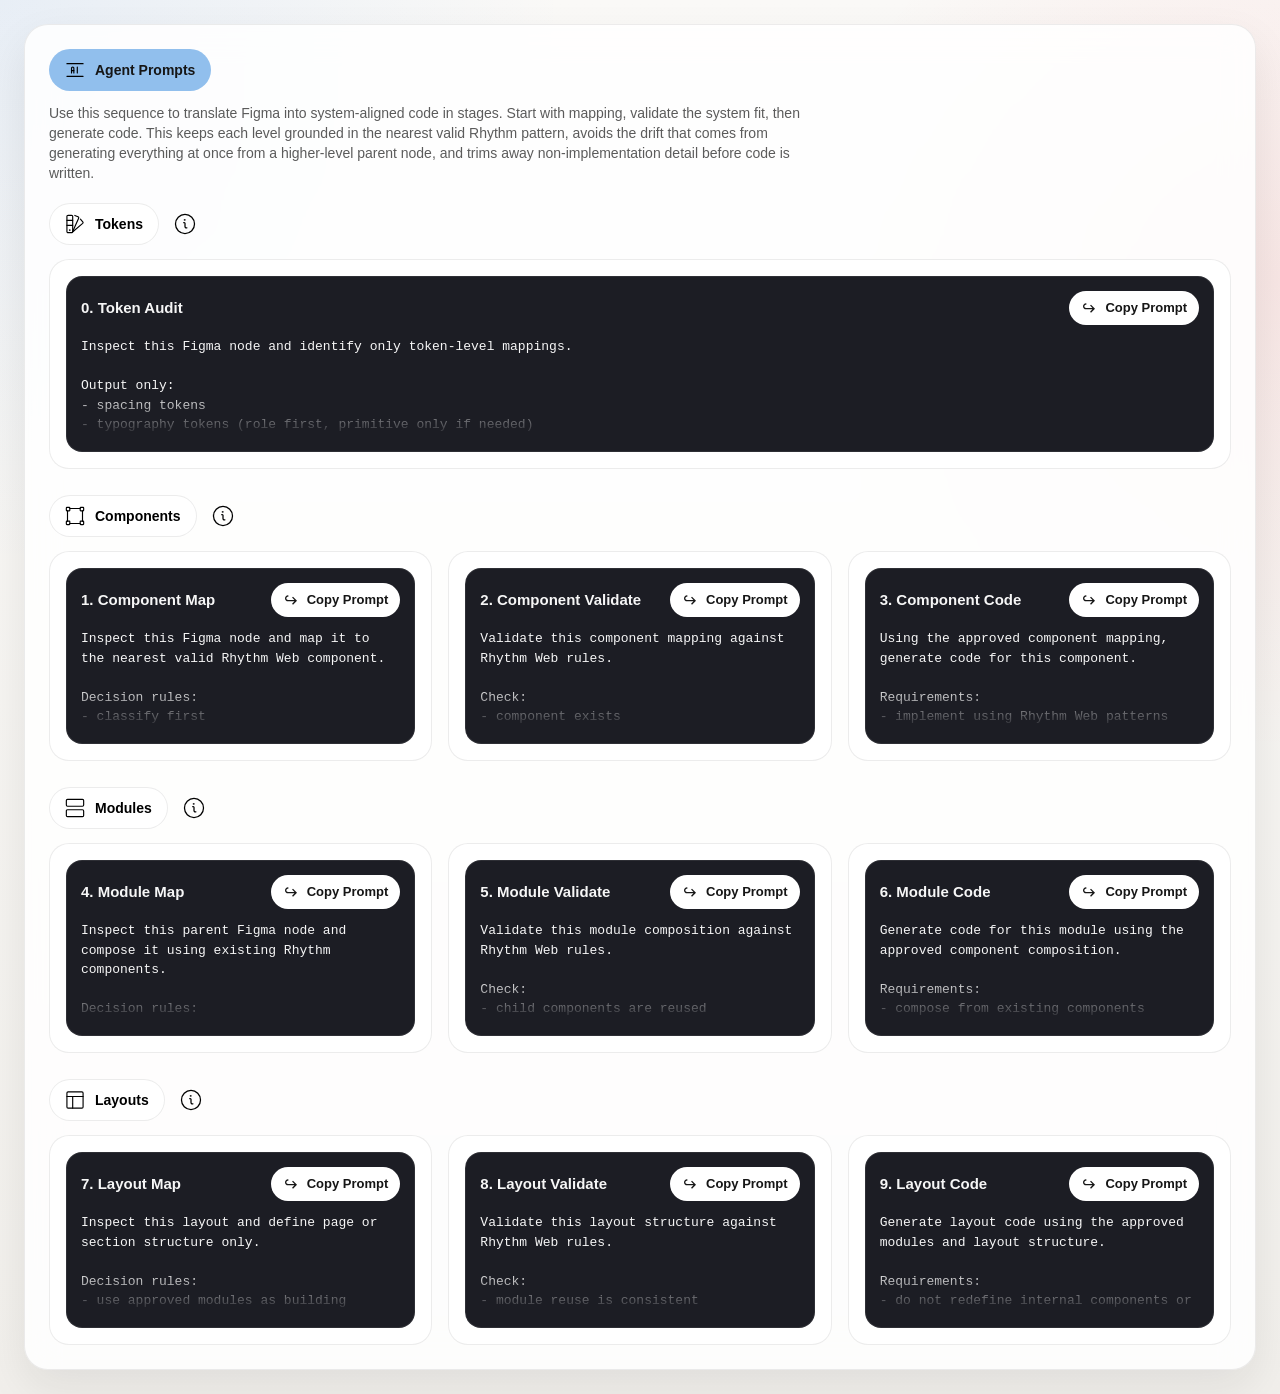
<file: playbooks/figma-node-to-code/index.html>
<!DOCTYPE html>
<html lang="en">
  <head>
    <meta charset="UTF-8" />
    <meta name="viewport" content="width=device-width, initial-scale=1.0" />
    <title>Figma Node To Code Workflow</title>
    <link rel="stylesheet" href="../../styles/rhythm-web-base.css" />
    <style>
      :root {
        --playbook-shell: linear-gradient(180deg, #faf9f7 0%, #f1efeb 100%);
        --playbook-panel: rgba(255, 255, 255, 0.86);
        --playbook-panel-border: rgba(22, 22, 22, 0.08);
        --playbook-ink-soft: rgba(22, 22, 22, 0.7);
        --playbook-code-bg: #1c1d24;
        --playbook-code-border: rgba(255, 255, 255, 0.08);
        --playbook-code-copy: rgba(255, 255, 255, 0.08);
        --playbook-accent: #ed1c24;
        --playbook-accent-soft: rgba(237, 28, 36, 0.08);
        --playbook-chip-blue: #91bfed;
        --playbook-shadow: 0 18px 44px rgba(22, 22, 22, 0.08);
      }

      body {
        min-height: 100vh;
        background:
          radial-gradient(circle at top left, rgba(19, 110, 231, 0.08), transparent 30%),
          radial-gradient(circle at right 20%, rgba(237, 28, 36, 0.08), transparent 28%),
          var(--playbook-shell);
      }

      .playbook-page {
        width: min(1500px, calc(100% - 48px));
        margin: 24px auto;
        padding: 24px;
        border: 1px solid var(--playbook-panel-border);
        border-radius: 24px;
        background: var(--playbook-panel);
        box-shadow: var(--playbook-shadow);
        backdrop-filter: blur(16px);
      }

      .playbook-header {
        margin-bottom: 20px;
      }

      .header-chip {
        display: inline-flex;
        width: fit-content;
        align-items: center;
        gap: 10px;
        padding: 11px 16px;
        border-radius: 999px;
        background: var(--playbook-chip-blue);
        color: #161616;
        font-size: 14px;
        font-weight: var(--gc-font-weight-bold);
        line-height: 1;
      }

      .header-chip img {
        display: block;
        width: 20px;
        height: 20px;
      }

      .playbook-subheading {
        max-width: 760px;
        margin: 12px 0 0;
        color: var(--playbook-ink-soft);
        font-size: var(--gc-text-size-sm);
        line-height: var(--gc-leading-sm);
      }

      .playbook-layout {
        display: block;
      }

      .section-chip img,
      .prompt-chip img {
        display: block;
        width: 20px;
        height: 20px;
      }

      .workspace {
        display: grid;
        gap: 26px;
      }

      .section-header {
        display: flex;
        align-items: center;
        margin-bottom: 14px;
      }

      .section-header-group {
        display: inline-flex;
        align-items: center;
        gap: 12px;
        position: relative;
      }

      .section-chip {
        display: inline-flex;
        align-items: center;
        gap: 10px;
        padding: 10px 16px;
        border-radius: 999px;
        background: rgba(255, 255, 255, 0.96);
        box-shadow: inset 0 0 0 1px rgba(22, 22, 22, 0.08);
        font-size: 14px;
        font-weight: var(--gc-font-weight-bold);
      }

      .info-trigger {
        position: relative;
        display: inline-flex;
        align-items: center;
        justify-content: center;
        width: 28px;
        height: 28px;
        padding: 0;
        border: 0;
        background: transparent;
        cursor: help;
      }

      .info-trigger img {
        display: block;
        width: 22px;
        height: 22px;
      }

      .tooltip {
        position: absolute;
        top: calc(100% + 10px);
        left: 0;
        display: none;
        min-width: 170px;
        max-width: 220px;
        padding: 10px 12px;
        border-radius: 8px;
        background: #1f1f1f;
        color: #ffffff;
        font-size: 12px;
        line-height: 1.35;
        box-shadow: 0 8px 18px rgba(22, 22, 22, 0.18);
        z-index: 2;
      }

      .info-trigger:hover .tooltip,
      .info-trigger:focus-visible .tooltip {
        display: block;
      }

      .grid {
        display: grid;
        grid-template-columns: repeat(3, minmax(0, 1fr));
        gap: 16px;
      }

      .card {
        display: grid;
        gap: 12px;
        min-height: 100%;
        padding: 16px;
        border: 1px solid var(--playbook-panel-border);
        border-radius: 20px;
        background: rgba(255, 255, 255, 0.84);
      }

      .card--full {
        grid-column: 1 / -1;
      }

      .card p {
        margin: 0;
        color: var(--playbook-ink-soft);
        font-size: var(--gc-text-size-sm);
      }

      .snippet {
        display: grid;
        gap: 12px;
        padding: 14px;
        border: 1px solid var(--playbook-code-border);
        border-radius: 16px;
        background: var(--playbook-code-bg);
        color: rgba(255, 255, 255, 0.96);
      }

      .snippet-toolbar {
        display: flex;
        align-items: center;
        justify-content: space-between;
        gap: 12px;
      }

      .snippet-title {
        display: inline-flex;
        align-items: center;
        color: rgba(255, 255, 255, 0.96);
        font-size: 15px;
        font-weight: var(--gc-font-weight-bold);
        line-height: 1.2;
      }

      .copy-button {
        display: inline-flex;
        align-items: center;
        justify-content: center;
        gap: 8px;
        padding: 6px 12px;
        border: 0;
        border-radius: 999px;
        background: #ffffff;
        color: #161616;
        font: inherit;
        font-size: 13px;
        font-weight: var(--gc-font-weight-bold);
        cursor: pointer;
        transition: background 180ms ease, transform 180ms ease;
      }

      .copy-button:hover,
      .copy-button:focus-visible {
        background: rgba(255, 255, 255, 0.9);
        transform: translateY(-1px);
      }

      .copy-button[data-copied="true"] {
        background: #d8f0d7;
      }

      .copy-button img {
        display: block;
        width: 16px;
        height: 16px;
      }

      pre {
        margin: 0;
        overflow: hidden;
        white-space: pre-wrap;
        font-family: ui-monospace, SFMono-Regular, Menlo, Monaco, Consolas, "Liberation Mono", monospace;
        font-size: 13px;
        line-height: 1.5;
        max-height: 100px;
      }

      .snippet-code {
        position: relative;
      }

      .snippet-code::after {
        content: "";
        position: absolute;
        right: 0;
        bottom: 0;
        left: 0;
        height: 44px;
        background: linear-gradient(180deg, rgba(28, 29, 36, 0), rgba(28, 29, 36, 1));
        pointer-events: none;
      }

      .card-notes {
        margin: 0;
        padding-left: 18px;
        color: var(--playbook-ink-soft);
        font-size: var(--gc-text-size-sm);
      }

      .card-notes li + li {
        margin-top: 6px;
      }

      @media (max-width: 1180px) {
        .grid {
          grid-template-columns: repeat(2, minmax(0, 1fr));
        }
      }

      @media (max-width: 840px) {
        .playbook-page {
          width: min(100% - 24px, 100%);
          padding: 16px;
        }

        .grid {
          grid-template-columns: 1fr;
        }

        .card--full {
          grid-column: auto;
        }
      }
    </style>
  </head>
  <body>
    <main class="playbook-page">
      <header class="playbook-header">
        <div class="header-chip">
          <img src="./icons/agent-prompts.svg" alt="" />
          <span>Agent Prompts</span>
        </div>
        <p class="playbook-subheading">
          Use this sequence to translate Figma into system-aligned code in stages. Start with mapping, validate the system fit, then generate code.
          This keeps each level grounded in the nearest valid Rhythm pattern, avoids the drift that comes from generating everything at once from a higher-level parent node, and trims away non-implementation detail before code is written.
        </p>
      </header>

      <div class="playbook-layout">
        <section class="workspace">
          <section>
            <div class="section-header">
              <div class="section-header-group">
                <div class="section-chip">
                  <img src="./icons/token-audit.svg" alt="" />
                  <span>Tokens</span>
                </div>
                <button class="info-trigger" type="button" aria-label="What Tokens means">
                  <img src="./icons/info.svg" alt="" />
                  <span class="tooltip">Use this to resolve specific style properties (spacing, typography, color, radius) when the system-mapping isn't automatically recognized.</span>
                </button>
              </div>
            </div>
            <div class="grid">
              <article class="card card--full">
                <div class="snippet">
                  <div class="snippet-toolbar">
                    <div class="snippet-title">0. Token Audit</div>
                    <button class="copy-button" data-copy-target="token-audit"><img src="./icons/prompt.svg" alt="" /><span>Copy Prompt</span></button>
                  </div>
                  <div class="snippet-code">
                    <pre id="token-audit">Inspect this Figma node and identify only token-level mappings.

Output only:
- spacing tokens
- typography tokens (role first, primitive only if needed)
- color tokens (component token, then semantic token, then primitive only if required)
- radius and stroke tokens if applicable
- ambiguities
- mismatches that do not map cleanly to documented tokens

Do not infer components.
Do not suggest variants.
If a value does not map to a documented token, flag it as a mismatch instead of hardcoding or approximating it.
Do not write code.</pre>
                  </div>
                </div>
              </article>
            </div>
          </section>

          <section>
            <div class="section-header">
              <div class="section-header-group">
                <div class="section-chip">
                  <img src="./icons/components.svg" alt="" />
                  <span>Components</span>
                </div>
                <button class="info-trigger" type="button" aria-label="What Components means">
                  <img src="./icons/info.svg" alt="" />
                  <span class="tooltip">Identify the node as a specific library component (e.g., Primary Button). Confirms the prop-mapping before generating the implementation code.</span>
                </button>
              </div>
            </div>
            <div class="grid">
              <article class="card">
                <div class="snippet">
                  <div class="snippet-toolbar">
                    <div class="snippet-title">1. Component Map</div>
                    <button class="copy-button" data-copy-target="component-map"><img src="./icons/prompt.svg" alt="" /><span>Copy Prompt</span></button>
                  </div>
                  <div class="snippet-code">
                    <pre id="component-map">Inspect this Figma node and map it to the nearest valid Rhythm Web component.

Decision rules:
- classify first
- prefer existing documented component variants
- check whether the node represents a documented variant or visible state before treating it as a one-off component
- do not invent a new variant
- if the node does not cleanly map, report the nearest valid pattern and the mismatch
- ignore incidental layer naming unless it is already semantic and useful

Output only:
- component name
- variant
- size
- visible state
- supported state
- tokens used
- Figma details to ignore
- mismatches or ambiguity
- confidence: high, medium, or low

Do not write code.</pre>
                  </div>
                </div>
              </article>

              <article class="card">
                <div class="snippet">
                  <div class="snippet-toolbar">
                    <div class="snippet-title">2. Component Validate</div>
                    <button class="copy-button" data-copy-target="component-validate"><img src="./icons/prompt.svg" alt="" /><span>Copy Prompt</span></button>
                  </div>
                  <div class="snippet-code">
                    <pre id="component-validate">Validate this component mapping against Rhythm Web rules.

Check:
- component exists
- variant exists
- size exists
- state is supported
- tokens are system-backed
- ignored Figma details are correctly excluded

Output only:
- approved or rejected
- corrections if needed
- remaining mismatch notes

Do not write code.</pre>
                  </div>
                </div>
              </article>

              <article class="card">
                <div class="snippet">
                  <div class="snippet-toolbar">
                    <div class="snippet-title">3. Component Code</div>
                    <button class="copy-button" data-copy-target="component-code"><img src="./icons/prompt.svg" alt="" /><span>Copy Prompt</span></button>
                  </div>
                  <div class="snippet-code">
                    <pre id="component-code">Using the approved component mapping, generate code for this component.

Requirements:
- implement using Rhythm Web patterns and tokens
- do not invent new variants, props, or styling
- preserve supported interaction intent
- ignore unsupported Figma details
- match the target environment exactly: [repo-native code / HTML-CSS-JS / React / etc.]

Output:
- short mapping summary
- final code
- mismatch note if applicable</pre>
                  </div>
                </div>
              </article>
            </div>
          </section>

          <section>
            <div class="section-header">
              <div class="section-header-group">
                <div class="section-chip">
                  <img src="./icons/modules.svg" alt="" />
                  <span>Modules</span>
                </div>
                <button class="info-trigger" type="button" aria-label="What Modules means">
                  <img src="./icons/info.svg" alt="" />
                  <span class="tooltip">Use this stage to compose approved components into larger blocks like cards, promo units, or product tiles.</span>
                </button>
              </div>
            </div>
            <div class="grid">
              <article class="card">
                <div class="snippet">
                  <div class="snippet-toolbar">
                    <div class="snippet-title">4. Module Map</div>
                    <button class="copy-button" data-copy-target="module-map"><img src="./icons/prompt.svg" alt="" /><span>Copy Prompt</span></button>
                  </div>
                  <div class="snippet-code">
                    <pre id="module-map">Inspect this parent Figma node and compose it using existing Rhythm components.

Decision rules:
- reuse previously approved component mappings
- do not reinterpret components already defined
- identify only composition and layout structure
- interpret Figma auto layout as system-backed layout structure, not literal frame nesting
- prune hidden or decorative implementation-irrelevant detail before reasoning about composition
- if a child does not map cleanly, flag it instead of inventing

Output only:
- component composition list
- layout structure (stack, row, grid, split, etc.)
- spacing and layout tokens
- responsive considerations
- mismatches or ambiguity
- confidence: high, medium, or low

Do not write code.</pre>
                  </div>
                </div>
              </article>

              <article class="card">
                <div class="snippet">
                  <div class="snippet-toolbar">
                    <div class="snippet-title">5. Module Validate</div>
                    <button class="copy-button" data-copy-target="module-validate"><img src="./icons/prompt.svg" alt="" /><span>Copy Prompt</span></button>
                  </div>
                  <div class="snippet-code">
                    <pre id="module-validate">Validate this module composition against Rhythm Web rules.

Check:
- child components are reused consistently
- spacing uses documented tokens
- layout structure is system-consistent
- responsive behavior does not redefine internal component behavior
- no one-off composition patterns were introduced without need

Output only:
- approved or rejected
- corrections if needed
- remaining mismatch notes

Do not write code.</pre>
                  </div>
                </div>
              </article>

              <article class="card">
                <div class="snippet">
                  <div class="snippet-toolbar">
                    <div class="snippet-title">6. Module Code</div>
                    <button class="copy-button" data-copy-target="module-code"><img src="./icons/prompt.svg" alt="" /><span>Copy Prompt</span></button>
                  </div>
                  <div class="snippet-code">
                    <pre id="module-code">Generate code for this module using the approved component composition.

Requirements:
- compose from existing components
- use spacing and layout tokens only
- avoid one-off layout values
- keep structure portable
- do not redefine internal component styling unless required by the target environment

Output:
- structure summary
- final code
- mismatch note</pre>
                  </div>
                </div>
              </article>
            </div>
          </section>

          <section>
            <div class="section-header">
              <div class="section-header-group">
                <div class="section-chip">
                  <img src="./icons/layout.svg" alt="" />
                  <span>Layouts</span>
                </div>
                <button class="info-trigger" type="button" aria-label="What Layouts means">
                  <img src="./icons/info.svg" alt="" />
                  <span class="tooltip">Arrange approved modules into page structures or sections, focusing on orchestration and responsiveness without altering internal module logic.</span>
                </button>
              </div>
            </div>
            <div class="grid">
              <article class="card">
                <div class="snippet">
                  <div class="snippet-toolbar">
                    <div class="snippet-title">7. Layout Map</div>
                    <button class="copy-button" data-copy-target="layout-map"><img src="./icons/prompt.svg" alt="" /><span>Copy Prompt</span></button>
                  </div>
                  <div class="snippet-code">
                    <pre id="layout-map">Inspect this layout and define page or section structure only.

Decision rules:
- use approved modules as building blocks
- do not redefine internal component or module behavior
- focus only on module placement, spacing rhythm, and responsive structure
- use approved responsive tokens and existing layout patterns instead of inventing new breakpoints
- prune hidden or decorative implementation-irrelevant detail before defining structure

Output only:
- modules used
- layout pattern
- spacing system between modules
- responsive considerations
- mismatches or ambiguity
- confidence: high, medium, or low

Do not generate full code.</pre>
                  </div>
                </div>
              </article>

              <article class="card">
                <div class="snippet">
                  <div class="snippet-toolbar">
                    <div class="snippet-title">8. Layout Validate</div>
                    <button class="copy-button" data-copy-target="layout-validate"><img src="./icons/prompt.svg" alt="" /><span>Copy Prompt</span></button>
                  </div>
                  <div class="snippet-code">
                    <pre id="layout-validate">Validate this layout structure against Rhythm Web rules.

Check:
- module reuse is consistent
- spacing between modules uses documented tokens
- responsive structure is system-backed
- no page-specific hacks or one-off layout concepts were introduced

Output only:
- approved or rejected
- corrections if needed
- remaining mismatch notes

Do not write code.</pre>
                  </div>
                </div>
              </article>

              <article class="card">
                <div class="snippet">
                  <div class="snippet-toolbar">
                    <div class="snippet-title">9. Layout Code</div>
                    <button class="copy-button" data-copy-target="layout-code"><img src="./icons/prompt.svg" alt="" /><span>Copy Prompt</span></button>
                  </div>
                  <div class="snippet-code">
                    <pre id="layout-code">Generate layout code using the approved modules and layout structure.

Requirements:
- do not redefine internal components or modules
- focus on layout, spacing, and responsive structure only
- use Rhythm spacing and responsive tokens
- avoid page-specific hacks
- keep the code portable for the target environment

Output:
- layout summary
- final code
- mismatch note</pre>
                  </div>
                </div>
              </article>
            </div>
          </section>
        </section>
      </div>
    </main>

    <script>
      const buttons = document.querySelectorAll("[data-copy-target]");

      async function copyText(text) {
        if (navigator.clipboard && window.isSecureContext) {
          await navigator.clipboard.writeText(text);
          return;
        }

        const textArea = document.createElement("textarea");
        textArea.value = text;
        textArea.setAttribute("readonly", "");
        textArea.style.position = "absolute";
        textArea.style.left = "-9999px";
        document.body.appendChild(textArea);
        textArea.select();
        document.execCommand("copy");
        document.body.removeChild(textArea);
      }

      buttons.forEach((button) => {
        button.addEventListener("click", async () => {
          const target = document.getElementById(button.dataset.copyTarget);
          const label = button.querySelector("span");
          const originalLabel = label ? label.textContent : "Copy Prompt";

          try {
            await copyText(target.textContent);
            if (label) {
              label.textContent = "Copied";
            }
            button.dataset.copied = "true";
          } catch (error) {
            if (label) {
              label.textContent = "Copy Failed";
            }
            button.dataset.copied = "false";
          }

          window.setTimeout(() => {
            if (label) {
              label.textContent = originalLabel;
            }
            button.dataset.copied = "false";
          }, 1400);
        });
      });
    </script>
  </body>
</html>
</file>
<file: styles/rhythm-web-base.css>
@import "./rhythm-web-tokens.css";

*,
*::before,
*::after {
  box-sizing: border-box;
}

body {
  margin: 0;
  font-family: var(--gc-font-family-base);
  font-size: var(--gc-text-size-base);
  line-height: var(--gc-leading-base);
  color: var(--gc-text-primary);
  background: var(--gc-bg-primary);
}

a {
  color: var(--gc-text-link-active);
}

a:hover {
  color: var(--gc-text-link-hover);
}

.gc-section {
  border-radius: var(--gc-radius-6);
  background: var(--gc-bg-container);
}

.gc-card {
  border: 1px solid var(--gc-border-container);
  border-radius: var(--gc-radius-6);
  background: var(--gc-bg-primary);
}

.gc-button {
  display: inline-flex;
  align-items: center;
  justify-content: center;
  gap: var(--gc-space-8);
  border-radius: var(--gc-radius-4);
  border: 1px solid transparent;
  font-family: var(--gc-font-family-base);
  font-weight: var(--gc-font-weight-bold);
  text-decoration: none;
  cursor: pointer;
}

.gc-button--primary {
  background: var(--gc-color-red-200);
  color: var(--gc-text-inverse);
}

.gc-button--secondary {
  background: var(--gc-bg-primary);
  color: var(--gc-btn-text-enabled);
  border-color: var(--gc-btn-text-enabled);
}

.gc-button--tertiary {
  background: var(--gc-bg-container);
  color: var(--gc-text-primary);
}
</file>
